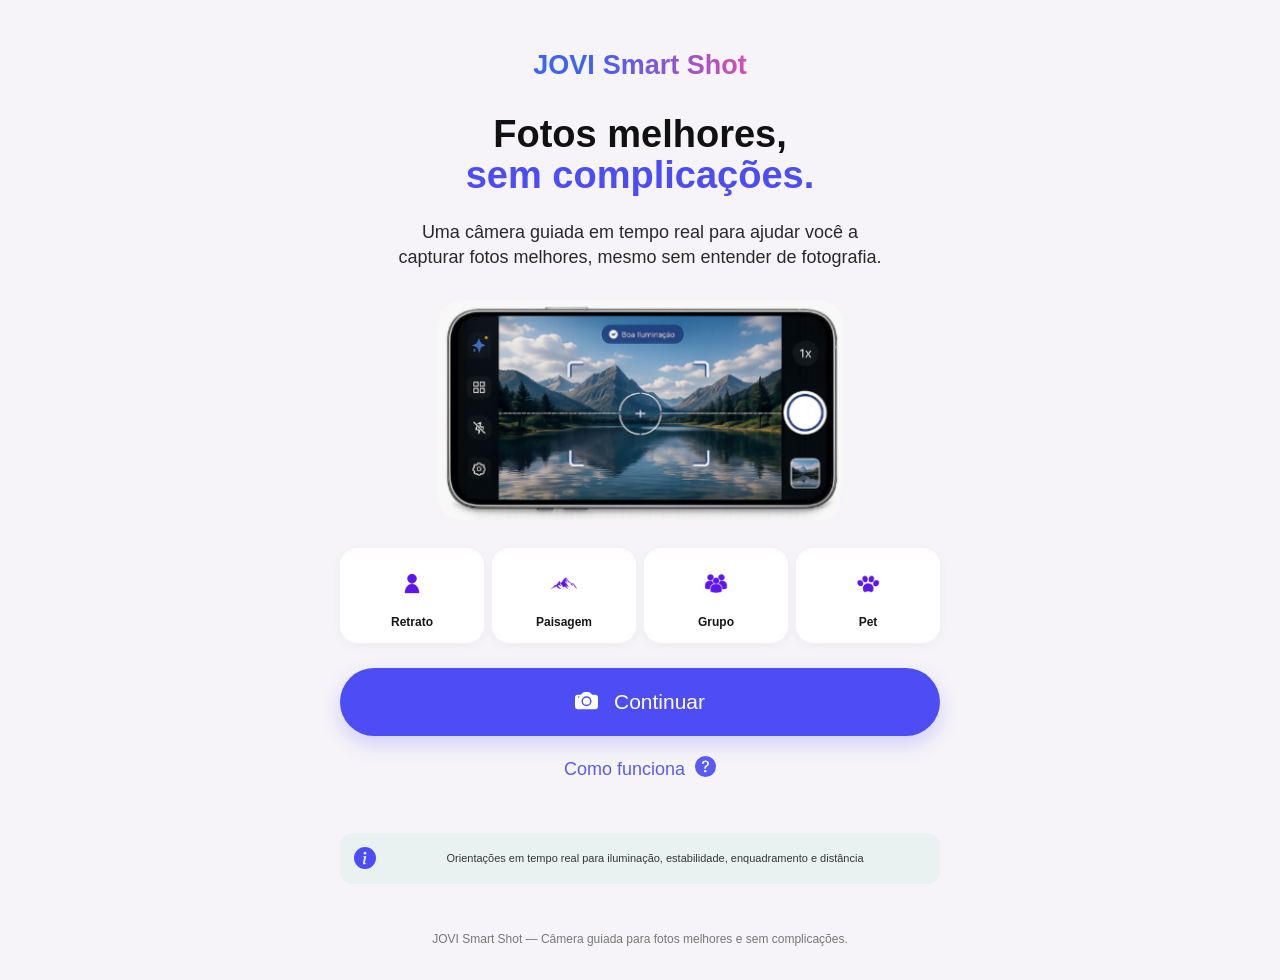
<file: index.html>
<!DOCTYPE html>
<html lang="pt-BR">

<head>
    <meta charset="UTF-8">
    <meta name="viewport" content="width=device-width, initial-scale=1.0">

    <title>JOVI Smart Shot</title>

    <link href="https://cdn.jsdelivr.net/npm/bootstrap@5.3.3/dist/css/bootstrap.min.css" rel="stylesheet">
    <link rel="stylesheet" href="assets/css/style.css">
</head>

<body>

    <!-- SPRITE DE ÍCONES SVG (embutido, sem dependência externa) -->
    <svg style="display: none;">

        <symbol id="icon-camera-fill" viewBox="0 0 16 16">
            <path d="M10.5 8.5a2.5 2.5 0 1 1-5 0 2.5 2.5 0 0 1 5 0"/>
            <path d="M2 4a2 2 0 0 0-2 2v6a2 2 0 0 0 2 2h12a2 2 0 0 0 2-2V6a2 2 0 0 0-2-2h-1.172a2 2 0 0 1-1.414-.586l-.828-.828A2 2 0 0 0 9.172 2H6.828a2 2 0 0 0-1.414.586l-.828.828A2 2 0 0 1 3.172 4zm.5 2a.5.5 0 1 1 0-1 .5.5 0 0 1 0 1m9 2.5a3.5 3.5 0 1 1-7 0 3.5 3.5 0 0 1 7 0"/>
        </symbol>

        <symbol id="icon-question-circle-fill" viewBox="0 0 16 16">
            <path d="M16 8A8 8 0 1 1 0 8a8 8 0 0 1 16 0M5.496 6.033h.825c.138 0 .248-.113.266-.25.09-.656.54-1.134 1.342-1.134.686 0 1.314.343 1.314 1.168 0 .635-.374.927-.965 1.371-.673.489-1.206 1.06-1.168 1.987l.003.217a.25.25 0 0 0 .25.246h.811a.25.25 0 0 0 .25-.25v-.105c0-.718.273-.927 1.01-1.486.609-.463 1.244-.977 1.244-2.056 0-1.511-1.276-2.241-2.673-2.241-1.267 0-2.655.59-2.75 2.286a.237.237 0 0 0 .241.247m2.325 6.443c.61 0 1.029-.394 1.029-.927 0-.552-.42-.94-1.029-.94-.584 0-1.009.388-1.009.94 0 .533.425.927 1.01.927z"/>
        </symbol>

        <symbol id="icon-info-circle-fill" viewBox="0 0 16 16">
            <path d="M8 16A8 8 0 1 0 8 0a8 8 0 0 0 0 16m.93-9.412-1 4.705c-.07.34.029.533.304.533.194 0 .487-.07.686-.246l-.088.416c-.287.346-.92.598-1.465.598-.703 0-1.002-.422-.808-1.319l.738-3.468c.064-.293.006-.399-.287-.47l-.451-.081.082-.381 2.29-.287zM8 5.5a1 1 0 1 1 0-2 1 1 0 0 1 0 2"/>
        </symbol>

    </svg>

    <!-- =========================================
         TELA 1 — APRESENTAÇÃO
    ========================================== -->

    <section id="tela-apresentacao" class="tela">

        <header class="topo d-flex align-items-center justify-content-center gap-2">

            <div class="logo">

                <span>JOVI</span>

                <strong>Smart Shot</strong>

            </div>

        </header>


        <main class="inicio container">

            <!-- TÍTULO -->

            <section class="apresentacao">

                <h1>
                    Fotos melhores,
                    <span>sem complicações.</span>
                </h1>

                <p>
                    Uma câmera guiada em tempo real para
                    ajudar você a capturar fotos melhores,
                    mesmo sem entender de fotografia.
                </p>

            </section>


            <!-- DEMONSTRAÇÃO DA CÂMERA -->

            <section class="camera-demonstracao">

                <img
                    src="assets/images/camera-preview.png"
                    alt="Demonstração da câmera JOVI Smart Shot">

            </section>


            <!-- =====================================
                 MODOS DE FOTOGRAFIA
            ====================================== -->

            <section
                class="selecao-modos"
                aria-label="Tipos de fotografia">


                <!-- RETRATO -->

                <button
                    class="modo-inicio"
                    type="button"
                    data-modo="retrato">

                    <img
                        src="assets/images/icone-retrato.png"
                        alt="Retrato"
                        class="icone-modo">

                    <span>
                        Retrato
                    </span>

                </button>


                <!-- PAISAGEM -->

                <button
                    class="modo-inicio"
                    type="button"
                    data-modo="paisagem">

                    <img
                        src="assets/images/icone-paisagem.png"
                        alt="Paisagem"
                        class="icone-modo">

                    <span>
                        Paisagem
                    </span>

                </button>


                <!-- GRUPO -->

                <button
                    class="modo-inicio"
                    type="button"
                    data-modo="grupo">

                    <img
                        src="assets/images/icone-grupo.png"
                        alt="Grupo"
                        class="icone-modo">

                    <span>
                        Grupo
                    </span>

                </button>


                <!-- PET -->

                <button
                    class="modo-inicio"
                    type="button"
                    data-modo="pet">

                    <img
                        src="assets/images/icone-pet.png"
                        alt="Pet"
                        class="icone-modo">

                    <span>
                        Pet
                    </span>

                </button>

            </section>


            <!-- BOTÃO PRINCIPAL -->

            <button
                id="botao-comecar"
                class="botao-continuar d-flex align-items-center justify-content-center gap-3 rounded-pill"
                type="button"
                onclick="window.location.href='pages/modo.html'">

                <span class="icone-camera">
                    <svg class="icone-svg" width="1em" height="1em" fill="currentColor"><use href="#icon-camera-fill"></use></svg>
                </span>

                <span>
                    Continuar
                </span>

            </button>


            <!-- COMO FUNCIONA -->

            <button
                id="botao-como-funciona"
                class="botao-como-funciona"
                type="button"
                data-bs-toggle="modal"
                data-bs-target="#modalComoFunciona">

                <span>
                    Como funciona
                </span>

                <strong>
                    <svg class="icone-svg" width="1em" height="1em" fill="currentColor"><use href="#icon-question-circle-fill"></use></svg>
                </strong>

            </button>


            <!-- AVISO -->

            <div class="aviso-orientacoes align-items-center gap-2">

                <span class="icone-enquadramento">
                    <svg class="icone-svg" width="1em" height="1em" fill="currentColor"><use href="#icon-info-circle-fill"></use></svg>
                </span>

                <p>
                    Orientações em tempo real para iluminação,
                    estabilidade, enquadramento e distância
                </p>

            </div>

        </main>

    </section>


    <!-- RODAPÉ -->

    <footer class="text-center py-3">

        <p>
            JOVI Smart Shot — Câmera guiada para fotos
            melhores e sem complicações.
        </p>

    </footer>


    <!-- MODAL: COMO FUNCIONA -->

    <div class="modal fade" id="modalComoFunciona" tabindex="-1" aria-labelledby="modalComoFuncionaLabel" aria-hidden="true">

        <div class="modal-dialog modal-dialog-centered">

            <div class="modal-content">

                <div class="modal-header">

                    <h5 class="modal-title" id="modalComoFuncionaLabel">Como o Smart Shot funciona</h5>

                    <button type="button" class="btn-close" data-bs-dismiss="modal" aria-label="Fechar"></button>

                </div>

                <div class="modal-body">

                    <p>O Smart Shot analisa a imagem da câmera em tempo real e te orienta em 4 aspectos da foto:</p>

                    <ul>
                        <li><strong>Iluminação</strong>: avisa se está escuro, com luz estourada ou adequado.</li>
                        <li><strong>Estabilidade</strong>: percebe tremores comparando os frames da câmera.</li>
                        <li><strong>Distância</strong>: avalia se o sujeito está bem separado do fundo.</li>
                        <li><strong>Enquadramento</strong>: verifica se há algo bem definido dentro da moldura.</li>
                    </ul>

                    <p class="mb-0">Cada modo (Retrato, Paisagem, Grupo ou Pet) ajusta essas análises e o formato da foto para o que faz mais sentido naquele tipo de captura.</p>

                </div>

                <div class="modal-footer">

                    <button type="button" class="btn btn-primary" data-bs-dismiss="modal">Entendi</button>

                </div>

            </div>

        </div>

    </div>


    <script src="https://cdn.jsdelivr.net/npm/bootstrap@5.3.3/dist/js/bootstrap.bundle.min.js"></script>


</body>

</html>
</file>
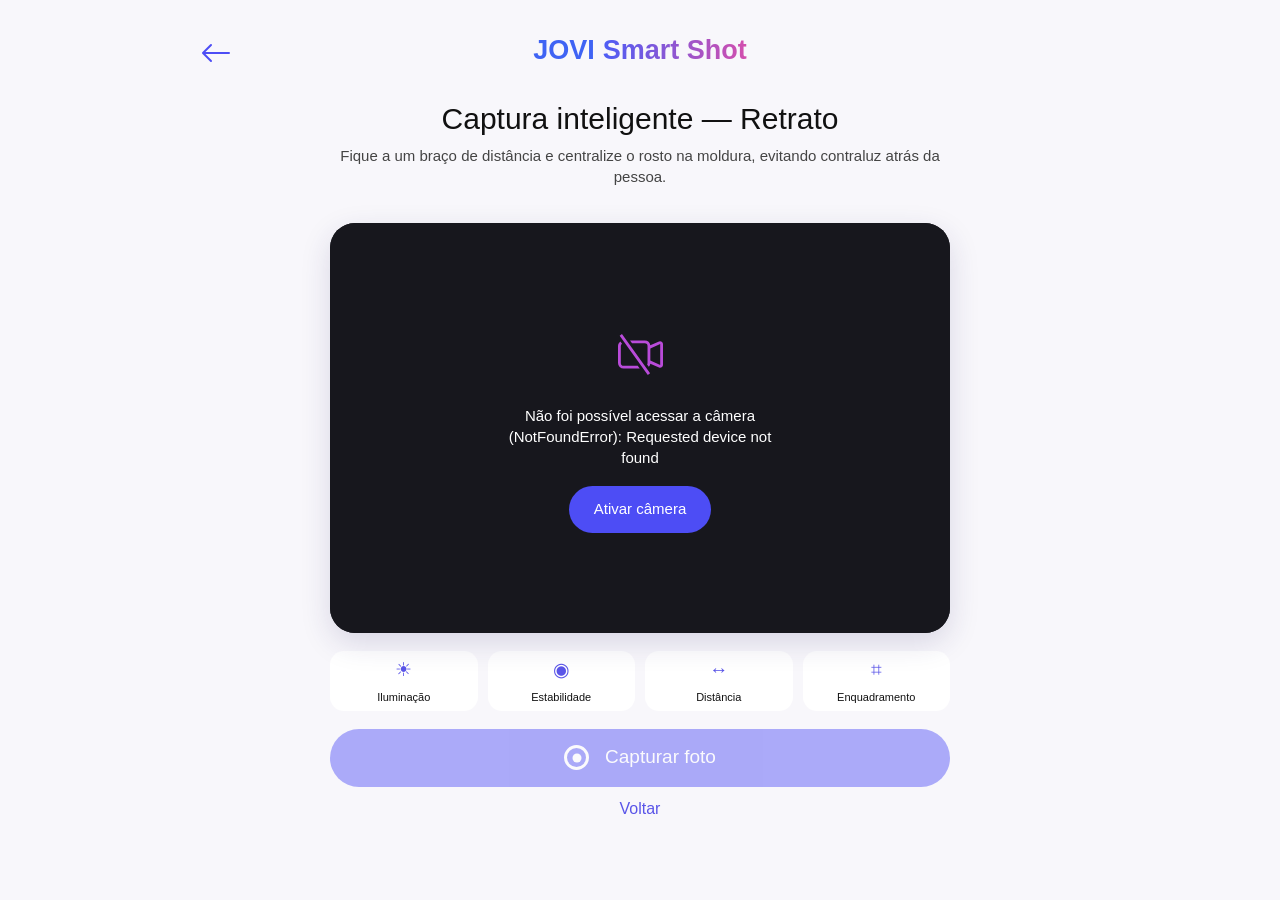
<file: pages/captura.html>
<!DOCTYPE html>
<html lang="pt-BR">

<head>

    <meta charset="UTF-8">

    <meta name="viewport" content="width=device-width, initial-scale=1.0">

    <title>JOVI Smart Shot - Captura</title>

    <link href="https://cdn.jsdelivr.net/npm/bootstrap@5.3.3/dist/css/bootstrap.min.css" rel="stylesheet">
    <link rel="stylesheet" href="../assets/css/captura.css">

</head>


<body>

    <!-- SPRITE DE ÍCONES SVG (embutido, sem dependência externa) -->
    <svg style="display: none;">

        <symbol id="icon-arrow-left" viewBox="0 0 16 16">
            <path fill-rule="evenodd" d="M15 8a.5.5 0 0 0-.5-.5H2.707l3.147-3.146a.5.5 0 1 0-.708-.708l-4 4a.5.5 0 0 0 0 .708l4 4a.5.5 0 0 0 .708-.708L2.707 8.5H14.5A.5.5 0 0 0 15 8"/>
        </symbol>

        <symbol id="icon-camera-video-off" viewBox="0 0 16 16">
            <path fill-rule="evenodd" d="M10.961 12.365a2 2 0 0 0 .522-1.103l3.11 1.382A1 1 0 0 0 16 11.731V4.269a1 1 0 0 0-1.406-.913l-3.111 1.382A2 2 0 0 0 9.5 3H4.272l.714 1H9.5a1 1 0 0 1 1 1v6a1 1 0 0 1-.144.518zM1.428 4.18A1 1 0 0 0 1 5v6a1 1 0 0 0 1 1h5.014l.714 1H2a2 2 0 0 1-2-2V5c0-.675.334-1.272.847-1.634zM15 11.73l-3.5-1.555v-4.35L15 4.269zm-4.407 3.56-10-14 .814-.58 10 14z"/>
        </symbol>

    </svg>

    <main class="pagina-captura container">


        <!-- TOPO -->

        <header class="topo-captura d-flex align-items-center justify-content-center gap-2">

            <button
                class="voltar-captura"
                type="button"
                onclick="window.location.href='permissao.html'">

                <svg class="icone-svg" width="1em" height="1em" fill="currentColor"><use href="#icon-arrow-left"></use></svg>

            </button>


            <div class="logo-captura">

                <span class="logo-jovi">
                    JOVI
                </span>

                <span class="logo-smart">
                    Smart Shot
                </span>

            </div>

        </header>



        <!-- TÍTULO -->

        <section class="titulo-captura">

            <h1 id="titulo-captura-modo">
                Captura inteligente
            </h1>

            <p id="descricao-captura-modo">
                Posicione a câmera e siga as orientações
                para conseguir uma foto melhor.
            </p>

        </section>



        <!-- ÁREA DA CÂMERA -->

        <section class="area-camera position-relative overflow-hidden">


            <video
                id="camera"
                autoplay
                playsinline>
            </video>


            <!-- MENSAGEM CASO A CÂMERA NÃO ESTEJA DISPONÍVEL -->

            <div
                id="mensagem-camera"
                class="mensagem-camera">

                <span class="icone-camera">
                    <svg class="icone-svg" width="1em" height="1em" fill="currentColor"><use href="#icon-camera-video-off"></use></svg>
                </span>

                <p id="mensagem-camera-texto">
                    Ative o acesso à câmera para
                    começar a captura.
                </p>

                <button
                    id="ativar-camera"
                    type="button">

                    Ativar câmera

                </button>

            </div>


            <!-- GUIA DE ENQUADRAMENTO -->

            <div class="guia-enquadramento">

                <span class="canto canto-superior-esquerdo"></span>
                <span class="canto canto-superior-direito"></span>
                <span class="canto canto-inferior-esquerdo"></span>
                <span class="canto canto-inferior-direito"></span>

            </div>


            <!-- ORIENTAÇÃO -->

            <div
                id="orientacao"
                class="orientacao d-flex align-items-center gap-2 rounded-pill">

                <span id="icone-orientacao">
                    ✓
                </span>

                <span id="texto-orientacao">
                    Enquadramento adequado
                </span>

            </div>


        </section>



        <!-- INDICADORES -->

        <section class="indicadores">


            <div id="indicador-iluminacao" class="indicador">

                <span class="indicador-icone">
                    ☀
                </span>

                <span>
                    Iluminação
                </span>

            </div>


            <div id="indicador-estabilidade" class="indicador">

                <span class="indicador-icone">
                    ◉
                </span>

                <span>
                    Estabilidade
                </span>

            </div>


            <div id="indicador-distancia" class="indicador">

                <span class="indicador-icone">
                    ↔
                </span>

                <span>
                    Distância
                </span>

            </div>


            <div id="indicador-enquadramento" class="indicador">

                <span class="indicador-icone">
                    ⌗
                </span>

                <span>
                    Enquadramento
                </span>

            </div>


        </section>



        <!-- BOTÃO DE CAPTURA -->

        <button
            id="capturar"
            class="botao-capturar d-flex align-items-center justify-content-center gap-3 rounded-pill"
            type="button"
            disabled>

            <span class="icone-captura">
                ●
            </span>

            <span>
                Capturar foto
            </span>

        </button>



        <!-- VOLTAR -->

        <button
            class="voltar-texto-captura"
            type="button"
            onclick="window.location.href='permissao.html'">

            Voltar

        </button>



        <!-- CANVAS INVISÍVEL -->

        <canvas id="canvas"></canvas>


    </main>


    <script src="../assets/js/captura.js"></script>

</body>

</html>
</file>
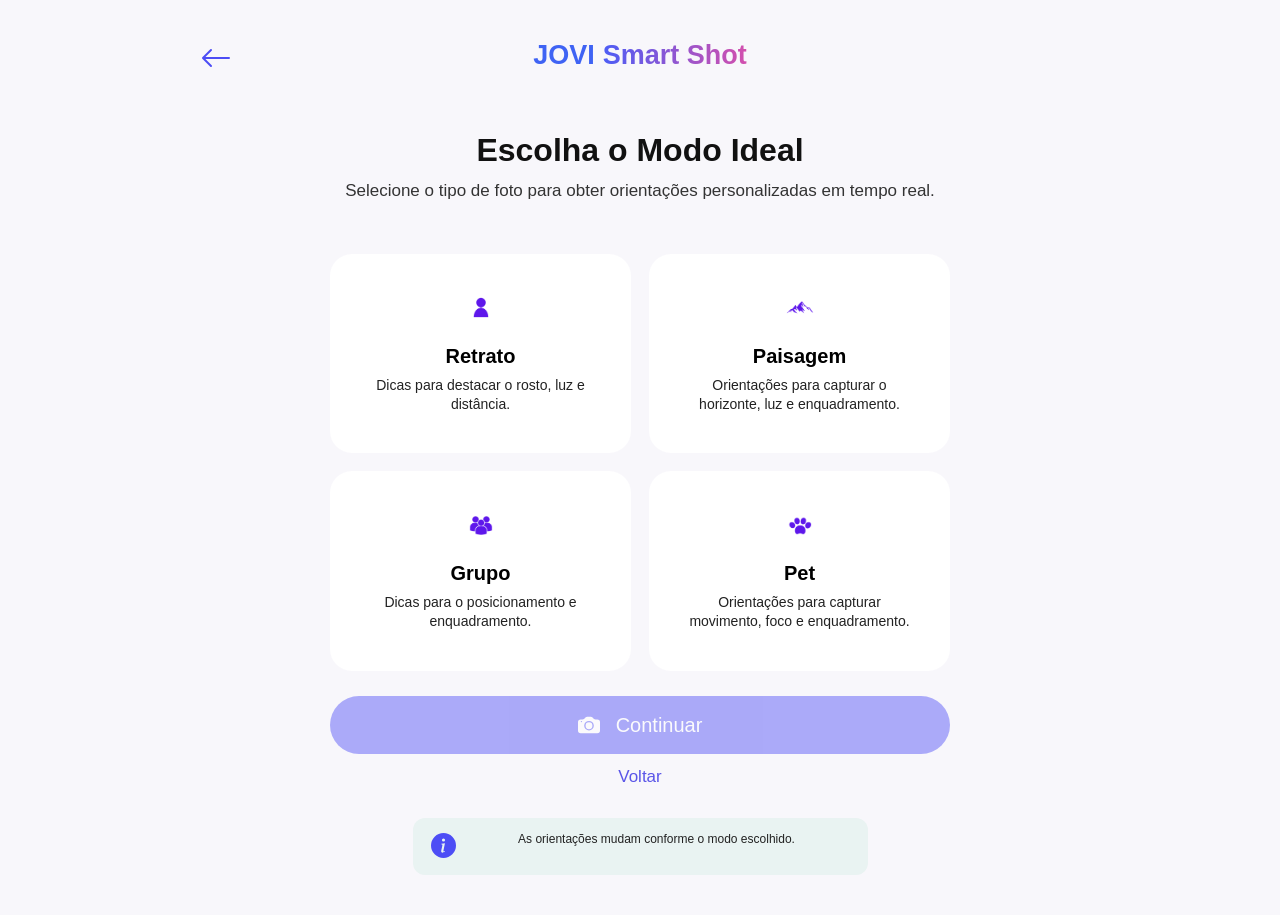
<file: pages/modo.html>
<!DOCTYPE html>
<html lang="pt-BR">

<head>

    <meta charset="UTF-8">

    <meta name="viewport" content="width=device-width, initial-scale=1.0">

    <title>JOVI Smart Shot - Escolha o Modo</title>

    <!-- CSS específico desta página -->
    <link href="https://cdn.jsdelivr.net/npm/bootstrap@5.3.3/dist/css/bootstrap.min.css" rel="stylesheet">
    <link rel="stylesheet" href="../assets/css/modo.css">

</head>


<body>

    <!-- SPRITE DE ÍCONES SVG (embutido, sem dependência externa) -->
    <svg style="display: none;">

        <symbol id="icon-arrow-left" viewBox="0 0 16 16">
            <path fill-rule="evenodd" d="M15 8a.5.5 0 0 0-.5-.5H2.707l3.147-3.146a.5.5 0 1 0-.708-.708l-4 4a.5.5 0 0 0 0 .708l4 4a.5.5 0 0 0 .708-.708L2.707 8.5H14.5A.5.5 0 0 0 15 8"/>
        </symbol>

        <symbol id="icon-camera-fill" viewBox="0 0 16 16">
            <path d="M10.5 8.5a2.5 2.5 0 1 1-5 0 2.5 2.5 0 0 1 5 0"/>
            <path d="M2 4a2 2 0 0 0-2 2v6a2 2 0 0 0 2 2h12a2 2 0 0 0 2-2V6a2 2 0 0 0-2-2h-1.172a2 2 0 0 1-1.414-.586l-.828-.828A2 2 0 0 0 9.172 2H6.828a2 2 0 0 0-1.414.586l-.828.828A2 2 0 0 1 3.172 4zm.5 2a.5.5 0 1 1 0-1 .5.5 0 0 1 0 1m9 2.5a3.5 3.5 0 1 1-7 0 3.5 3.5 0 0 1 7 0"/>
        </symbol>

        <symbol id="icon-info-circle-fill" viewBox="0 0 16 16">
            <path d="M8 16A8 8 0 1 0 8 0a8 8 0 0 0 0 16m.93-9.412-1 4.705c-.07.34.029.533.304.533.194 0 .487-.07.686-.246l-.088.416c-.287.346-.92.598-1.465.598-.703 0-1.002-.422-.808-1.319l.738-3.468c.064-.293.006-.399-.287-.47l-.451-.081.082-.381 2.29-.287zM8 5.5a1 1 0 1 1 0-2 1 1 0 0 1 0 2"/>
        </symbol>

    </svg>

    <main class="pagina-modo container">


        <!-- TOPO -->

        <header class="topo-modo d-flex align-items-center justify-content-center gap-2">

            <button
                class="voltar-modo"
                type="button"
                onclick="window.location.href='../index.html'">

                <svg class="icone-svg" width="1em" height="1em" fill="currentColor"><use href="#icon-arrow-left"></use></svg>

            </button>


            <div class="logo-modo">

                <span class="logo-jovi">
                    JOVI
                </span>

                <span class="logo-smart">
                    Smart Shot
                </span>

            </div>

        </header>



        <!-- TÍTULO -->

        <section class="titulo-modo">

            <h1>
                Escolha o Modo Ideal
            </h1>

            <p>
                Selecione o tipo de foto para obter
                orientações personalizadas em tempo real.
            </p>

        </section>



        <!-- MODOS -->

        <section class="modos">


            <!-- RETRATO -->

            <button
                class="modo d-flex flex-column align-items-center justify-content-center text-center"
                type="button"
                data-modo="retrato"
                onclick="selecionarModo(this)">

                <span class="check">
                    ✓
                </span>


                <img
                    src="../assets/images/icone-retrato.png"
                    alt="Retrato">


                <h2>
                    Retrato
                </h2>


                <p>
                    Dicas para destacar o rosto,
                    luz e distância.
                </p>

            </button>



            <!-- PAISAGEM -->

            <button
                class="modo d-flex flex-column align-items-center justify-content-center text-center"
                type="button"
                data-modo="paisagem"
                onclick="selecionarModo(this)">

                <span class="check">
                    ✓
                </span>


                <img
                    src="../assets/images/icone-paisagem.png"
                    alt="Paisagem">


                <h2>
                    Paisagem
                </h2>


                <p>
                    Orientações para capturar o
                    horizonte, luz e enquadramento.
                </p>

            </button>



            <!-- GRUPO -->

            <button
                class="modo d-flex flex-column align-items-center justify-content-center text-center"
                type="button"
                data-modo="grupo"
                onclick="selecionarModo(this)">

                <span class="check">
                    ✓
                </span>


                <img
                    src="../assets/images/icone-grupo.png"
                    alt="Grupo">


                <h2>
                    Grupo
                </h2>


                <p>
                    Dicas para o posicionamento
                    e enquadramento.
                </p>

            </button>



            <!-- PET -->

            <button
                class="modo d-flex flex-column align-items-center justify-content-center text-center"
                type="button"
                data-modo="pet"
                onclick="selecionarModo(this)">

                <span class="check">
                    ✓
                </span>


                <img
                    src="../assets/images/icone-pet.png"
                    alt="Pet">


                <h2>
                    Pet
                </h2>


                <p>
                    Orientações para capturar
                    movimento, foco e enquadramento.
                </p>

            </button>


        </section>



        <!-- CONTINUAR -->

        <button
            id="continuar-modo"
            class="continuar-modo d-flex align-items-center justify-content-center gap-3 rounded-pill"
            type="button"
            disabled
            onclick="window.location.href='permissao.html'">

            <span class="camera-modo">
                <svg class="icone-svg" width="1em" height="1em" fill="currentColor"><use href="#icon-camera-fill"></use></svg>
            </span>

            <span>
                Continuar
            </span>

        </button>



        <!-- VOLTAR -->

        <button
            class="voltar-texto-modo"
            type="button"
            onclick="window.location.href='../index.html'">

            Voltar

        </button>



        <!-- AVISO -->

        <div class="aviso-modo align-items-center gap-2">

            <span class="aviso-icon-modo">
                <svg class="icone-svg" width="1em" height="1em" fill="currentColor"><use href="#icon-info-circle-fill"></use></svg>
            </span>

            <p>
                As orientações mudam conforme o modo
                escolhido.
            </p>

        </div>


    </main>



    <script>

        function selecionarModo(elemento) {

            const modos = document.querySelectorAll(".modo");

            modos.forEach(function(modo) {

                modo.classList.remove("selecionado");

            });

            elemento.classList.add("selecionado");

            sessionStorage.setItem("modoSmartShot", elemento.dataset.modo);

            document.getElementById("continuar-modo").disabled = false;

        }

        // Nenhum modo vem selecionado por padrao: o usuario precisa
        // escolher um card antes de poder continuar.
        sessionStorage.removeItem("modoSmartShot");

    </script>


</body>

</html>
</file>
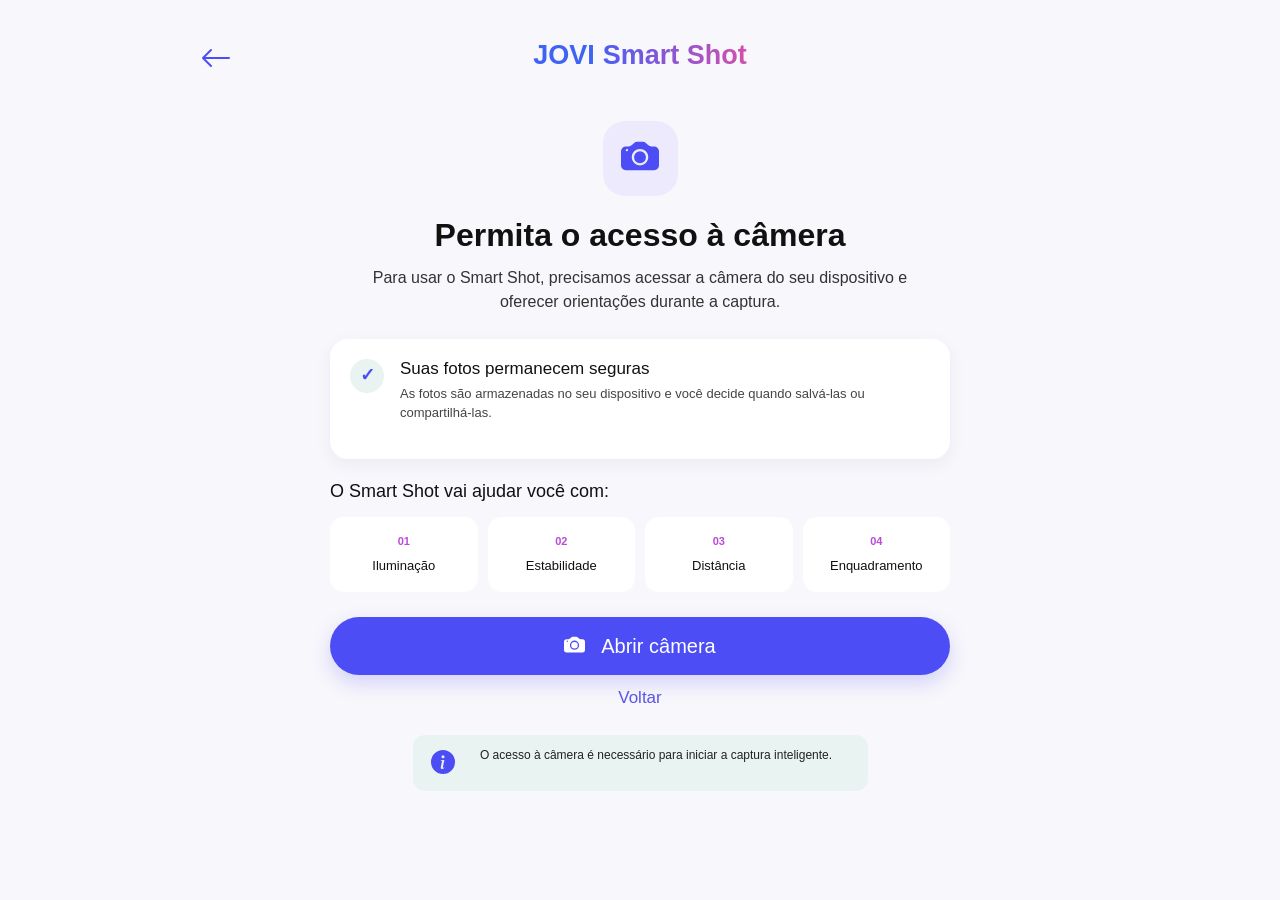
<file: pages/permissao.html>
<!DOCTYPE html>
<html lang="pt-BR">

<head>

    <meta charset="UTF-8">

    <meta name="viewport" content="width=device-width, initial-scale=1.0">

    <title>JOVI Smart Shot - Permissão</title>

    <link href="https://cdn.jsdelivr.net/npm/bootstrap@5.3.3/dist/css/bootstrap.min.css" rel="stylesheet">
    <link rel="stylesheet" href="../assets/css/permissao.css">

</head>


<body>

    <!-- SPRITE DE ÍCONES SVG (embutido, sem dependência externa) -->
    <svg style="display: none;">

        <symbol id="icon-arrow-left" viewBox="0 0 16 16">
            <path fill-rule="evenodd" d="M15 8a.5.5 0 0 0-.5-.5H2.707l3.147-3.146a.5.5 0 1 0-.708-.708l-4 4a.5.5 0 0 0 0 .708l4 4a.5.5 0 0 0 .708-.708L2.707 8.5H14.5A.5.5 0 0 0 15 8"/>
        </symbol>

        <symbol id="icon-camera-fill" viewBox="0 0 16 16">
            <path d="M10.5 8.5a2.5 2.5 0 1 1-5 0 2.5 2.5 0 0 1 5 0"/>
            <path d="M2 4a2 2 0 0 0-2 2v6a2 2 0 0 0 2 2h12a2 2 0 0 0 2-2V6a2 2 0 0 0-2-2h-1.172a2 2 0 0 1-1.414-.586l-.828-.828A2 2 0 0 0 9.172 2H6.828a2 2 0 0 0-1.414.586l-.828.828A2 2 0 0 1 3.172 4zm.5 2a.5.5 0 1 1 0-1 .5.5 0 0 1 0 1m9 2.5a3.5 3.5 0 1 1-7 0 3.5 3.5 0 0 1 7 0"/>
        </symbol>

        <symbol id="icon-info-circle-fill" viewBox="0 0 16 16">
            <path d="M8 16A8 8 0 1 0 8 0a8 8 0 0 0 0 16m.93-9.412-1 4.705c-.07.34.029.533.304.533.194 0 .487-.07.686-.246l-.088.416c-.287.346-.92.598-1.465.598-.703 0-1.002-.422-.808-1.319l.738-3.468c.064-.293.006-.399-.287-.47l-.451-.081.082-.381 2.29-.287zM8 5.5a1 1 0 1 1 0-2 1 1 0 0 1 0 2"/>
        </symbol>

    </svg>

    <main class="pagina-permissao container">


        <!-- TOPO -->

        <header class="topo-permissao d-flex align-items-center justify-content-center gap-2">

            <button
                class="voltar-permissao"
                type="button"
                onclick="window.location.href='modo.html'">

                <svg class="icone-svg" width="1em" height="1em" fill="currentColor"><use href="#icon-arrow-left"></use></svg>

            </button>


            <div class="logo-permissao">

                <span class="logo-jovi">
                    JOVI
                </span>

                <span class="logo-smart">
                    Smart Shot
                </span>

            </div>

        </header>



        <!-- CONTEÚDO PRINCIPAL -->

        <section class="conteudo-permissao">


            <!-- ÍCONE DA CÂMERA -->

            <div class="icone-camera d-flex align-items-center justify-content-center mx-auto">

                <span>
                    <svg class="icone-svg" width="1em" height="1em" fill="currentColor"><use href="#icon-camera-fill"></use></svg>
                </span>

            </div>



            <!-- TÍTULO -->

            <h1>
                Permita o acesso à câmera
            </h1>


            <p class="descricao-permissao">

                Para usar o Smart Shot, precisamos acessar
                a câmera do seu dispositivo e oferecer
                orientações durante a captura.

            </p>



            <!-- INFORMAÇÃO DE SEGURANÇA -->

            <div class="seguranca-permissao d-flex align-items-start gap-3">

                <span class="icone-seguranca">
                    ✓
                </span>

                <div>

                    <h2>
                        Suas fotos permanecem seguras
                    </h2>

                    <p>
                        As fotos são armazenadas no seu
                        dispositivo e você decide quando
                        salvá-las ou compartilhá-las.
                    </p>

                </div>

            </div>



            <!-- ORIENTAÇÕES -->

            <div class="orientacoes-permissao">

                <h2>
                    O Smart Shot vai ajudar você com:
                </h2>


                <div class="lista-orientacoes">

                    <div class="orientacao">

                        <span class="numero">
                            01
                        </span>

                        <span>
                            Iluminação
                        </span>

                    </div>


                    <div class="orientacao">

                        <span class="numero">
                            02
                        </span>

                        <span>
                            Estabilidade
                        </span>

                    </div>


                    <div class="orientacao">

                        <span class="numero">
                            03
                        </span>

                        <span>
                            Distância
                        </span>

                    </div>


                    <div class="orientacao">

                        <span class="numero">
                            04
                        </span>

                        <span>
                            Enquadramento
                        </span>

                    </div>

                </div>

            </div>



            <!-- BOTÃO -->

            <button
                class="botao-camera d-flex align-items-center justify-content-center gap-3 rounded-pill"
                type="button"
                onclick="window.location.href='captura.html'">

                <span class="icone-botao">
                    <svg class="icone-svg" width="1em" height="1em" fill="currentColor"><use href="#icon-camera-fill"></use></svg>
                </span>

                <span>
                    Abrir câmera
                </span>

            </button>



            <!-- VOLTAR -->

            <button
                class="voltar-texto-permissao"
                type="button"
                onclick="window.location.href='modo.html'">

                Voltar

            </button>



            <!-- AVISO -->

            <div class="aviso-permissao align-items-center gap-2">

                <span>
                    <svg class="icone-svg" width="1em" height="1em" fill="currentColor"><use href="#icon-info-circle-fill"></use></svg>
                </span>

                <p>
                    O acesso à câmera é necessário para
                    iniciar a captura inteligente.
                </p>

            </div>


        </section>


    </main>


</body>

</html>
</file>
<file: assets/css/style.css>
/* =========================================
   CONFIGURAÇÕES GERAIS
========================================= */

* {
    margin: 0;
    padding: 0;
    box-sizing: border-box;
}


html {
    scroll-behavior: smooth;
}


/* =========================================
   ÍCONES SVG (sprite embutido)
   width/height: 1em faz o ícone acompanhar o
   font-size do elemento pai, igual um ícone de
   fonte. fill: currentColor herda a cor do texto.
========================================= */

.icone-svg {
    width: 1em;
    height: 1em;

    fill: currentColor;

    vertical-align: -0.125em;

    flex-shrink: 0;
}


body {
    font-family: Arial, Helvetica, sans-serif;

    background-color: #f6f4f8;

    color: #111111;

    min-height: 100vh;
}


/* =========================================
   TELA
========================================= */

.tela {
    width: 100%;

    min-height: 100vh;

    padding: 28px 18px 30px;
}


/* =========================================
   CABEÇALHO
========================================= */

.topo {
    width: 100%;

    max-width: 430px;

    margin: 0 auto 28px;

    display: flex;

    align-items: center;

    justify-content: center;

    position: relative;
}


/* LOGO */

.logo {
    display: flex;

    align-items: baseline;

    gap: 8px;

    font-size: 27px;

    font-weight: bold;
}


.logo span {
    color: #3f63f4;
}


.logo strong {
    background: linear-gradient(
        90deg,
        #4d5df5,
        #d34fad
    );

    -webkit-background-clip: text;

    -webkit-text-fill-color: transparent;
}


/* =========================================
   CONTEÚDO
========================================= */

.inicio {
    width: 100%;

    max-width: 430px;

    margin: 0 auto;

    text-align: center;
}


/* =========================================
   TÍTULO
========================================= */

.apresentacao h1 {
    font-size: 31px;

    line-height: 1.08;

    font-weight: 800;

    margin-bottom: 24px;
}


.apresentacao h1 span {
    display: block;

    color: #4c4df5;
}


.apresentacao p {
    max-width: 350px;

    margin: 0 auto;

    font-size: 16px;

    line-height: 1.4;

    color: #292929;
}


/* =========================================
   CÂMERA
========================================= */

.camera-demonstracao {
    width: 100%;

    margin: 30px auto 28px;

    display: flex;

    justify-content: center;
}


.camera-demonstracao img {
    width: 100%;

    max-width: 405px;

    display: block;

    border-radius: 24px;

    object-fit: contain;
}


/* =========================================
   MODOS
========================================= */

.selecao-modos {
    width: 100%;

    display: grid;

    grid-template-columns: repeat(4, 1fr);

    gap: 8px;

    margin-bottom: 25px;
}


.modo-inicio {
    min-height: 78px;

    padding: 8px 4px;

    border: none;

    border-radius: 17px;

    background-color: #ffffff;

    display: flex;

    flex-direction: column;

    align-items: center;

    justify-content: center;

    gap: 5px;

    color: #171717;

    font-size: 12px;

    font-weight: bold;

    cursor: pointer;

    box-shadow:
        0 3px 12px rgba(0, 0, 0, 0.04);

    transition:
        transform 0.2s ease,
        box-shadow 0.2s ease;
}


.modo-inicio:hover {
    transform: translateY(-2px);

    box-shadow:
        0 6px 16px rgba(0, 0, 0, 0.08);
}


.modo-inicio:active {
    transform: scale(0.97);
}


/* =========================================
   ÍCONES DOS MODOS
========================================= */

.icone-modo {
    width: 43px;

    height: 43px;

    object-fit: contain;

    display: block;

    flex-shrink: 0;
}


/* =========================================
   BOTÃO CONTINUAR
========================================= */

.botao-continuar {
    width: 100%;

    height: 68px;

    border: none;

    border-radius: 40px;

    background-color: #4c4df5;

    color: #ffffff;

    font-size: 21px;

    font-weight: normal;

    display: flex;

    align-items: center;

    justify-content: center;

    gap: 55px;

    cursor: pointer;

    box-shadow:
        0 8px 20px rgba(76, 77, 245, 0.22);

    transition:
        transform 0.2s ease,
        box-shadow 0.2s ease;
}


.botao-continuar:hover {
    transform: translateY(-2px);

    box-shadow:
        0 10px 25px rgba(76, 77, 245, 0.28);
}


.botao-continuar:active {
    transform: scale(0.98);
}


.icone-camera {
    font-size: 23px;

    line-height: 1;
}


/* =========================================
   COMO FUNCIONA
========================================= */

.botao-como-funciona {
    margin-top: 11px;

    padding: 5px 10px;

    border: none;

    background: transparent;

    color: #5a5bf5;

    font-size: 18px;

    cursor: pointer;
}


.botao-como-funciona strong {
    margin-left: 5px;

    font-size: 21px;

    font-weight: normal;
}


/* =========================================
   AVISO
========================================= */

.aviso-orientacoes {
    width: 92%;

    min-height: 48px;

    margin: 45px auto 0;

    padding: 9px 14px;

    border-radius: 12px;

    background-color: #e9f2f0;

    display: grid;

    grid-template-columns: auto 1fr;

    align-items: center;

    gap: 9px;
}


.aviso-orientacoes p {
    width: 100%;

    margin: 0;

    font-size: 11px;

    line-height: 1.3;

    color: #363636;

    text-align: center;
}


.icone-enquadramento {
    color: #4c4df5;

    font-size: 22px;

    font-weight: bold;

    flex-shrink: 0;
}


/* =========================================
   RODAPÉ
========================================= */

footer {
    text-align: center;

    padding: 20px;

    color: #777777;

    font-size: 12px;
}


/* =========================================
   CELULARES PEQUENOS
========================================= */

@media (max-width: 380px) {

    .tela {
        padding-left: 14px;

        padding-right: 14px;
    }


    .logo {
        font-size: 23px;
    }


    .apresentacao h1 {
        font-size: 27px;
    }


    .apresentacao p {
        font-size: 14px;
    }


    .modo-inicio {
        min-height: 70px;

        font-size: 10px;
    }


    .icone-modo {
        width: 36px;

        height: 36px;
    }


    .botao-continuar {
        gap: 35px;

        font-size: 18px;
    }
}


/* =========================================
   TELAS MAIORES
========================================= */

@media (min-width: 600px) {

    .tela {
        padding-top: 45px;
    }


    .inicio {
        max-width: 700px;
    }


    .topo {
        max-width: 700px;
    }


    .apresentacao h1 {
        font-size: 38px;
    }


    .apresentacao p {
        font-size: 18px;

        max-width: 500px;
    }


    .selecao-modos {
        max-width: 600px;

        margin-left: auto;

        margin-right: auto;
    }


    .modo-inicio {
        min-height: 95px;
    }


    .icone-modo {
        width: 48px;

        height: 48px;
    }


    .botao-continuar {
        max-width: 600px;

        margin-left: auto;

        margin-right: auto;
    }


    .aviso-orientacoes {
        max-width: 600px;
    }
}


/* =========================================
   MODAL "COMO FUNCIONA" NA PALETA DO PROJETO
========================================= */

#modalComoFunciona .modal-title {
    color: #4c4df5;
}


#modalComoFunciona .btn-primary {
    background-color: #4c4df5;

    border-color: #4c4df5;
}


#modalComoFunciona .btn-primary:hover {
    background-color: #3d3ed6;

    border-color: #3d3ed6;
}


#modalComoFunciona ul {
    padding-left: 20px;

    margin-bottom: 14px;
}


#modalComoFunciona li {
    margin-bottom: 6px;
}
</file>
<file: assets/css/captura.css>
/* ==============================
   RESET
============================== */

* {
    margin: 0;
    padding: 0;
    box-sizing: border-box;
}


body {
    font-family: Arial, Helvetica, sans-serif;

    background: #f8f7fb;

    color: #111;
}


/* ==============================
   ÍCONES SVG (sprite embutido)
============================== */

.icone-svg {
    width: 1em;
    height: 1em;

    fill: currentColor;

    vertical-align: -0.125em;

    flex-shrink: 0;
}


/* ==============================
   PÁGINA
============================== */

.pagina-captura {
    width: 100%;
    min-height: 100vh;

    display: flex;
    flex-direction: column;
    align-items: center;

    padding: 30px 20px 35px;
}


/* ==============================
   TOPO
============================== */

.topo-captura {
    width: 100%;
    max-width: 900px;

    display: flex;
    align-items: center;
    justify-content: center;

    position: relative;

    margin-bottom: 30px;
}


.voltar-captura {
    position: absolute;

    left: 0;
    top: 0;

    border: none;

    background: transparent;

    color: #4d4df5;

    font-size: 32px;

    cursor: pointer;

    padding: 0 10px;

    transition: transform 0.2s ease;
}


.voltar-captura:hover {
    transform: translateX(-4px);
}


/* ==============================
   LOGO
============================== */

.logo-captura {
    display: flex;
    align-items: baseline;

    gap: 8px;

    font-size: 27px;
    font-weight: 700;
}


.logo-jovi {
    color: #3f63f4;
}


.logo-smart {
    background: linear-gradient(90deg, #4d5df5, #d34fad);
    -webkit-background-clip: text;
    -webkit-text-fill-color: transparent;
}


/* ==============================
   TÍTULO
============================== */

.titulo-captura {
    text-align: center;

    max-width: 600px;

    margin-bottom: 20px;
}


.titulo-captura h1 {
    font-size: 30px;

    margin-bottom: 8px;
}


.titulo-captura p {
    font-size: 15px;

    line-height: 1.4;

    color: #444;
}


/* ==============================
   ÁREA DA CÂMERA
============================== */

.area-camera {
    width: 100%;
    max-width: 620px;

    height: 410px;

    position: relative;

    overflow: hidden;

    border-radius: 25px;

    background: #17171d;

    box-shadow:
        0 10px 30px rgba(40, 35, 100, 0.15);
}


.area-camera video {
    width: 100%;
    height: 100%;

    display: block;

    object-fit: cover;
}


/* ==============================
   MENSAGEM DA CÂMERA
============================== */

.mensagem-camera {
    position: absolute;

    inset: 0;

    display: flex;
    flex-direction: column;

    align-items: center;
    justify-content: center;

    text-align: center;

    padding: 30px;

    background: #17171d;

    color: white;

    z-index: 5;
}


.mensagem-camera.oculta {
    display: none;
}


.icone-camera {
    font-size: 45px;

    margin-bottom: 15px;

    color: #b94bd9;
}


.mensagem-camera p {
    max-width: 300px;

    font-size: 15px;

    line-height: 1.4;

    margin-bottom: 18px;
}


.mensagem-camera button {
    border: none;

    border-radius: 25px;

    padding: 12px 25px;

    background: #4d4df5;

    color: white;

    font-size: 15px;

    cursor: pointer;
}


/* ==============================
   GUIA DE ENQUADRAMENTO
============================== */

.guia-enquadramento {
    position: absolute;

    left: 12%;
    right: 12%;

    top: 12%;
    bottom: 12%;

    z-index: 2;

    pointer-events: none;
}


.canto {
    position: absolute;

    width: 45px;
    height: 45px;

    border-color: white;

    border-style: solid;

    opacity: 0.9;
}


.canto-superior-esquerdo {
    top: 0;
    left: 0;

    border-width: 3px 0 0 3px;

    border-radius: 10px 0 0 0;
}


.canto-superior-direito {
    top: 0;
    right: 0;

    border-width: 3px 3px 0 0;

    border-radius: 0 10px 0 0;
}


.canto-inferior-esquerdo {
    bottom: 0;
    left: 0;

    border-width: 0 0 3px 3px;

    border-radius: 0 0 0 10px;
}


.canto-inferior-direito {
    bottom: 0;
    right: 0;

    border-width: 0 3px 3px 0;

    border-radius: 0 0 10px 0;
}


/* ==============================
   ORIENTAÇÃO
============================== */

.orientacao {
    position: absolute;

    left: 50%;

    bottom: 22px;

    transform: translateX(-50%);

    z-index: 4;

    min-width: 230px;

    padding: 10px 18px;

    border-radius: 25px;

    background: rgba(255, 255, 255, 0.94);

    display: flex;

    align-items: center;
    justify-content: center;

    gap: 8px;

    font-size: 13px;

    font-weight: 600;

    box-shadow: 0 4px 15px rgba(0, 0, 0, 0.15);
}


#icone-orientacao {
    width: 20px;
    height: 20px;

    border-radius: 50%;

    display: flex;
    align-items: center;
    justify-content: center;

    background: #4d4df5;

    color: white;

    font-size: 12px;
}


/* ==============================
   INDICADORES
============================== */

.indicadores {
    width: 100%;
    max-width: 620px;

    display: grid;

    grid-template-columns: repeat(4, 1fr);

    gap: 10px;

    margin-top: 18px;
}


.indicador {
    min-height: 60px;

    border-radius: 14px;

    background: white;

    display: flex;
    flex-direction: column;

    align-items: center;
    justify-content: center;

    gap: 5px;

    font-size: 11px;

    text-align: center;
}


.indicador-icone {
    font-size: 19px;

    color: #5a55e8;
}


/* ==============================
   BOTÃO CAPTURAR
============================== */

.botao-capturar {
    width: 100%;
    max-width: 620px;

    height: 58px;

    margin-top: 18px;

    border: none;

    border-radius: 35px;

    background: #4d4df5;

    color: white;

    font-family: inherit;

    font-size: 19px;

    cursor: pointer;

    display: flex;

    align-items: center;
    justify-content: center;

    gap: 15px;

    box-shadow: 0 8px 20px rgba(77, 77, 245, 0.22);

    transition:
        transform 0.2s ease,
        opacity 0.2s ease;
}


.botao-capturar:hover:not(:disabled) {
    transform: translateY(-2px);
}


.botao-capturar:disabled {
    opacity: 0.45;

    cursor: not-allowed;

    box-shadow: none;
}


.icone-captura {
    width: 25px;
    height: 25px;

    border: 3px solid white;

    border-radius: 50%;

    font-size: 0;

    position: relative;
}


.icone-captura::after {
    content: "";

    position: absolute;

    width: 9px;
    height: 9px;

    background: white;

    border-radius: 50%;

    top: 50%;
    left: 50%;

    transform: translate(-50%, -50%);
}


/* ==============================
   VOLTAR
============================== */

.voltar-texto-captura {
    margin-top: 10px;

    border: none;

    background: transparent;

    color: #5a55e8;

    font-family: inherit;

    font-size: 16px;

    cursor: pointer;
}


/* ==============================
   CANVAS
============================== */

#canvas {
    display: none;
}


/* ==============================
   RESPONSIVIDADE
============================== */

@media (max-width: 700px) {

    .pagina-captura {
        padding: 25px 15px 30px;
    }


    .logo-captura {
        font-size: 24px;
    }


    .voltar-captura {
        font-size: 28px;
    }


    .titulo-captura h1 {
        font-size: 26px;
    }


    .area-camera {
        height: 380px;

        border-radius: 20px;
    }


    .indicadores {
        grid-template-columns: repeat(2, 1fr);
    }

}


@media (max-width: 430px) {

    .logo-captura {
        font-size: 21px;
    }


    .area-camera {
        height: 350px;
    }


    .titulo-captura h1 {
        font-size: 23px;
    }


    .titulo-captura p {
        font-size: 14px;
    }


    .guia-enquadramento {
        left: 10%;
        right: 10%;

        top: 10%;
        bottom: 10%;
    }

}
</file>
<file: assets/css/modo.css>
/* ==============================
   RESET
============================== */

* {
    margin: 0;
    padding: 0;
    box-sizing: border-box;
}

body {
    font-family: Arial, Helvetica, sans-serif;
    background: #f8f7fb;
    color: #111;
}


/* ==============================
   ÍCONES SVG (sprite embutido)
============================== */

.icone-svg {
    width: 1em;
    height: 1em;

    fill: currentColor;

    vertical-align: -0.125em;

    flex-shrink: 0;
}


/* ==============================
   PÁGINA
============================== */

.pagina-modo {
    width: 100%;
    min-height: 100vh;
    display: flex;
    flex-direction: column;
    align-items: center;
    padding: 35px 20px 40px;
}


/* ==============================
   TOPO
============================== */

.topo-modo {
    width: 100%;
    max-width: 900px;
    display: flex;
    align-items: center;
    justify-content: center;
    position: relative;
    margin-bottom: 55px;
}

.voltar-modo {
    position: absolute;
    left: 0;
    top: 0;

    border: none;
    background: transparent;

    font-size: 32px;
    font-weight: 300;

    color: #4d4df5;

    cursor: pointer;

    padding: 0 10px;

    transition: transform 0.2s ease;
}

.voltar-modo:hover {
    transform: translateX(-4px);
}


.logo-modo {
    display: flex;
    align-items: baseline;
    gap: 8px;

    font-size: 27px;
    font-weight: 700;
}

.logo-jovi {
    color: #3f63f4;
}

.logo-smart {
    background: linear-gradient(90deg, #4d5df5, #d34fad);
    -webkit-background-clip: text;
    -webkit-text-fill-color: transparent;
}


/* ==============================
   TÍTULO
============================== */

.titulo-modo {
    text-align: center;
    max-width: 650px;
    margin-bottom: 35px;
}

.titulo-modo h1 {
    font-size: 32px;
    font-weight: 700;
    margin-bottom: 10px;
}

.titulo-modo p {
    font-size: 17px;
    line-height: 1.4;
    color: #333;
}


/* ==============================
   CARDS DOS MODOS
============================== */

.modos {
    width: 100%;
    max-width: 620px;

    display: grid;
    grid-template-columns: repeat(2, 1fr);

    gap: 18px;

    margin-bottom: 25px;
}


.modo {
    position: relative;

    min-height: 180px;

    border: 2px solid transparent;
    border-radius: 22px;

    background: #ffffff;

    padding: 28px 25px 22px;

    display: flex;
    flex-direction: column;
    align-items: center;
    justify-content: center;

    text-align: center;

    cursor: pointer;

    font-family: inherit;

    transition:
        transform 0.2s ease,
        border-color 0.2s ease,
        box-shadow 0.2s ease;
}


.modo:hover {
    transform: translateY(-3px);

    box-shadow: 0 8px 20px rgba(80, 70, 200, 0.10);
}


/* ==============================
   CARD SELECIONADO
============================== */

.modo.selecionado {
    border-color: #c348e8;

    background: #f1f0f7;

    box-shadow: 0 5px 15px rgba(195, 72, 232, 0.08);
}


/* ==============================
   ÍCONES
============================== */

.modo img {
    width: 48px !important;
    height: 48px !important;

    object-fit: contain;

    margin-bottom: 12px;
}


/* ==============================
   CHECK
============================== */

.check {
    position: absolute;

    top: 8px;
    right: 8px;

    width: 25px;
    height: 25px;

    border-radius: 50%;

    background: #c348e8;
    color: white;

    display: flex;
    align-items: center;
    justify-content: center;

    font-size: 16px;
    font-weight: bold;

    opacity: 0;
    transform: scale(0.8);

    transition:
        opacity 0.2s ease,
        transform 0.2s ease;
}


.modo.selecionado .check {
    opacity: 1;
    transform: scale(1);
}


/* ==============================
   TEXTOS DOS CARDS
============================== */

.modo h2 {
    font-size: 20px;
    font-weight: 700;

    margin-bottom: 8px;
}


.modo p {
    max-width: 230px;

    font-size: 14px;
    line-height: 1.35;

    color: #222;
}


/* ==============================
   BOTÃO CONTINUAR
============================== */

.continuar-modo {
    width: 100%;
    max-width: 620px;

    height: 58px;

    border: none;
    border-radius: 35px;

    background: #4d4df5;
    color: white;

    font-family: inherit;

    font-size: 20px;
    font-weight: 500;

    display: flex;
    align-items: center;
    justify-content: center;

    gap: 65px;

    cursor: pointer;

    box-shadow: 0 8px 20px rgba(77, 77, 245, 0.22);

    transition:
        transform 0.2s ease,
        box-shadow 0.2s ease;
}


.continuar-modo:hover:not(:disabled) {
    transform: translateY(-2px);

    box-shadow: 0 10px 24px rgba(77, 77, 245, 0.28);
}


.continuar-modo:disabled {
    opacity: 0.45;

    cursor: not-allowed;

    box-shadow: none;
}


.camera-modo {
    font-size: 22px;
}


/* ==============================
   VOLTAR
============================== */

.voltar-texto-modo {
    margin-top: 10px;

    border: none;
    background: transparent;

    color: #5a55e8;

    font-family: inherit;

    font-size: 17px;

    cursor: pointer;
}


/* ==============================
   AVISO
============================== */

.aviso-modo {
    width: 100%;
    max-width: 455px;

    min-height: 48px;

    margin-top: 28px;

    padding: 10px 18px;

    border-radius: 12px;

    background: #e9f3f2;

    display: grid;
    grid-template-columns: auto 1fr;
    align-items: center;

    gap: 10px;

    text-align: center;
}


.aviso-icon-modo {
    font-size: 25px;
    color: #4d4df5;
}


.aviso-modo p {
    width: 100%;

    font-size: 12px;
    color: #222;
    text-align: center;
}


/* ==============================
   RESPONSIVIDADE
============================== */

@media (max-width: 700px) {

    .pagina-modo {
        padding: 25px 15px 30px;
    }


    .topo-modo {
        margin-bottom: 40px;
    }


    .logo-modo {
        font-size: 24px;
    }


    .voltar-modo {
        font-size: 28px;
    }


    .titulo-modo h1 {
        font-size: 27px;
    }


    .titulo-modo p {
        font-size: 15px;
    }


    .modos {
        gap: 12px;
    }


    .modo {
        min-height: 165px;
        padding: 22px 15px;
        border-radius: 18px;
    }


    .modo img {
        width: 42px !important;
        height: 42px !important;
    }


    .modo h2 {
        font-size: 18px;
    }


    .modo p {
        font-size: 12px;
    }


    .continuar-modo {
        height: 54px;
        font-size: 18px;
        gap: 45px;
    }

}


@media (max-width: 430px) {

    .logo-modo {
        font-size: 21px;
    }


    .voltar-modo {
        font-size: 25px;
    }


    .titulo-modo h1 {
        font-size: 24px;
    }


    .modos {
        gap: 10px;
    }


    .modo {
        min-height: 155px;
        padding: 18px 10px;
    }


    .modo img {
        width: 38px !important;
        height: 38px !important;
    }


    .modo h2 {
        font-size: 16px;
    }


    .modo p {
        font-size: 11px;
    }


    .continuar-modo {
        gap: 30px;
    }


    .aviso-modo {
        max-width: 100%;
    }

}
</file>
<file: assets/css/permissao.css>
/* ==============================
   RESET
============================== */

* {
    margin: 0;
    padding: 0;
    box-sizing: border-box;
}


body {
    font-family: Arial, Helvetica, sans-serif;

    background: #f8f7fb;

    color: #111;
}


/* ==============================
   ÍCONES SVG (sprite embutido)
============================== */

.icone-svg {
    width: 1em;
    height: 1em;

    fill: currentColor;

    vertical-align: -0.125em;

    flex-shrink: 0;
}


/* ==============================
   PÁGINA
============================== */

.pagina-permissao {
    width: 100%;
    min-height: 100vh;

    display: flex;
    flex-direction: column;
    align-items: center;

    padding: 35px 20px 40px;
}


/* ==============================
   TOPO
============================== */

.topo-permissao {
    width: 100%;
    max-width: 900px;

    display: flex;
    align-items: center;
    justify-content: center;

    position: relative;

    margin-bottom: 45px;
}


.voltar-permissao {
    position: absolute;

    left: 0;
    top: 0;

    border: none;
    background: transparent;

    color: #4d4df5;

    font-size: 32px;
    font-weight: 300;

    cursor: pointer;

    padding: 0 10px;

    transition: transform 0.2s ease;
}


.voltar-permissao:hover {
    transform: translateX(-4px);
}


/* ==============================
   LOGO
============================== */

.logo-permissao {
    display: flex;
    align-items: baseline;

    gap: 8px;

    font-size: 27px;
    font-weight: 700;
}


.logo-jovi {
    color: #3f63f4;
}


.logo-smart {
    background: linear-gradient(90deg, #4d5df5, #d34fad);
    -webkit-background-clip: text;
    -webkit-text-fill-color: transparent;
}


/* ==============================
   CONTEÚDO
============================== */

.conteudo-permissao {
    width: 100%;
    max-width: 620px;

    display: flex;
    flex-direction: column;
    align-items: center;

    text-align: center;
}


/* ==============================
   ÍCONE DA CÂMERA
============================== */

.icone-camera {
    width: 75px;
    height: 75px;

    border-radius: 22px;

    background: #eeeafd;

    display: flex;
    align-items: center;
    justify-content: center;

    margin-bottom: 20px;
}


.icone-camera span {
    font-size: 38px;

    color: #4d4df5;
}


/* ==============================
   TÍTULO
============================== */

.conteudo-permissao h1 {
    font-size: 32px;
    font-weight: 700;

    margin-bottom: 12px;
}


.descricao-permissao {
    max-width: 540px;

    font-size: 16px;
    line-height: 1.5;

    color: #333;

    margin-bottom: 25px;
}


/* ==============================
   SEGURANÇA
============================== */

.seguranca-permissao {
    width: 100%;

    display: flex;
    align-items: flex-start;

    gap: 15px;

    text-align: left;

    padding: 20px;

    border-radius: 18px;

    background: #ffffff;

    margin-bottom: 22px;

    box-shadow: 0 5px 18px rgba(50, 40, 120, 0.06);
}


.icone-seguranca {
    min-width: 34px;
    height: 34px;

    border-radius: 50%;

    background: #e9f3f2;

    color: #4d4df5;

    display: flex;
    align-items: center;
    justify-content: center;

    font-size: 18px;
    font-weight: bold;
}


.seguranca-permissao h2 {
    font-size: 17px;

    margin-bottom: 6px;
}


.seguranca-permissao p {
    font-size: 13px;

    line-height: 1.45;

    color: #444;
}


/* ==============================
   ORIENTAÇÕES
============================== */

.orientacoes-permissao {
    width: 100%;

    text-align: left;

    margin-bottom: 25px;
}


.orientacoes-permissao h2 {
    font-size: 18px;

    margin-bottom: 14px;
}


.lista-orientacoes {
    display: grid;

    grid-template-columns: repeat(4, 1fr);

    gap: 10px;
}


.orientacao {
    min-height: 75px;

    border-radius: 14px;

    background: #ffffff;

    display: flex;
    flex-direction: column;

    align-items: center;
    justify-content: center;

    gap: 7px;

    text-align: center;

    font-size: 13px;
}


.numero {
    color: #b94bd9;

    font-size: 11px;

    font-weight: bold;
}


/* ==============================
   BOTÃO CÂMERA
============================== */

.botao-camera {
    width: 100%;

    height: 58px;

    border: none;
    border-radius: 35px;

    background: #4d4df5;

    color: white;

    font-family: inherit;

    font-size: 20px;
    font-weight: 500;

    display: flex;
    align-items: center;
    justify-content: center;

    gap: 18px;

    cursor: pointer;

    box-shadow: 0 8px 20px rgba(77, 77, 245, 0.22);

    transition:
        transform 0.2s ease,
        box-shadow 0.2s ease;
}


.botao-camera:hover {
    transform: translateY(-2px);

    box-shadow: 0 10px 24px rgba(77, 77, 245, 0.28);
}


.icone-botao {
    font-size: 21px;
}


/* ==============================
   VOLTAR
============================== */

.voltar-texto-permissao {
    margin-top: 10px;

    border: none;

    background: transparent;

    color: #5a55e8;

    font-family: inherit;

    font-size: 17px;

    cursor: pointer;
}


/* ==============================
   AVISO
============================== */

.aviso-permissao {
    width: 100%;

    max-width: 455px;

    min-height: 48px;

    margin-top: 25px;

    padding: 10px 18px;

    border-radius: 12px;

    background: #e9f3f2;

    display: grid;
    grid-template-columns: auto 1fr;
    align-items: center;

    gap: 10px;

    text-align: center;
}


.aviso-permissao > span {
    color: #4d4df5;

    font-size: 24px;
}


.aviso-permissao p {
    width: 100%;

    font-size: 12px;

    color: #222;

    text-align: center;
}


/* ==============================
   RESPONSIVIDADE
============================== */

@media (max-width: 700px) {

    .pagina-permissao {
        padding: 25px 15px 30px;
    }


    .topo-permissao {
        margin-bottom: 35px;
    }


    .logo-permissao {
        font-size: 24px;
    }


    .voltar-permissao {
        font-size: 28px;
    }


    .conteudo-permissao h1 {
        font-size: 27px;
    }


    .descricao-permissao {
        font-size: 15px;
    }


    .lista-orientacoes {
        grid-template-columns: repeat(2, 1fr);
    }


    .botao-camera {
        font-size: 18px;
    }

}


@media (max-width: 430px) {

    .logo-permissao {
        font-size: 21px;
    }


    .voltar-permissao {
        font-size: 25px;
    }


    .icone-camera {
        width: 65px;
        height: 65px;
    }


    .icone-camera span {
        font-size: 32px;
    }


    .conteudo-permissao h1 {
        font-size: 24px;
    }


    .seguranca-permissao {
        padding: 16px;
    }


    .lista-orientacoes {
        gap: 8px;
    }


    .orientacao {
        min-height: 70px;
    }


    .aviso-permissao {
        padding: 10px;
    }

}
</file>
